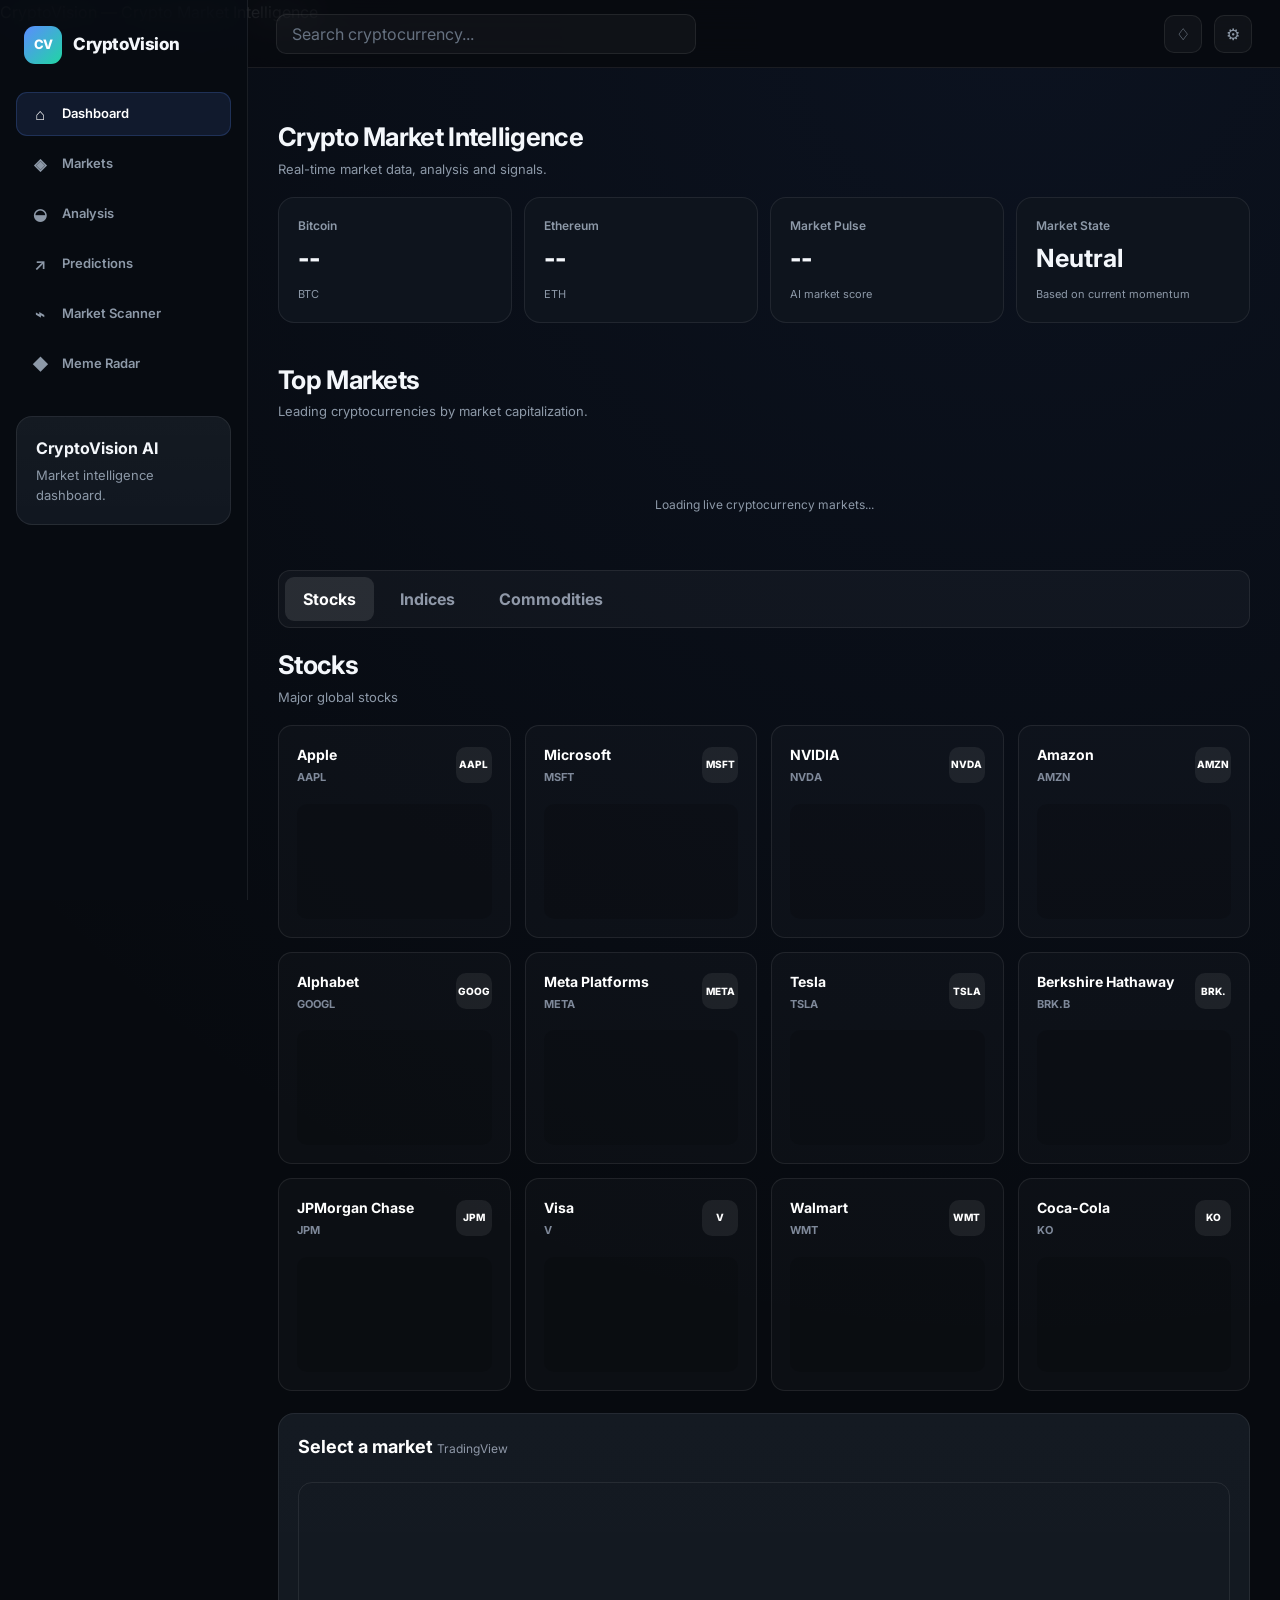
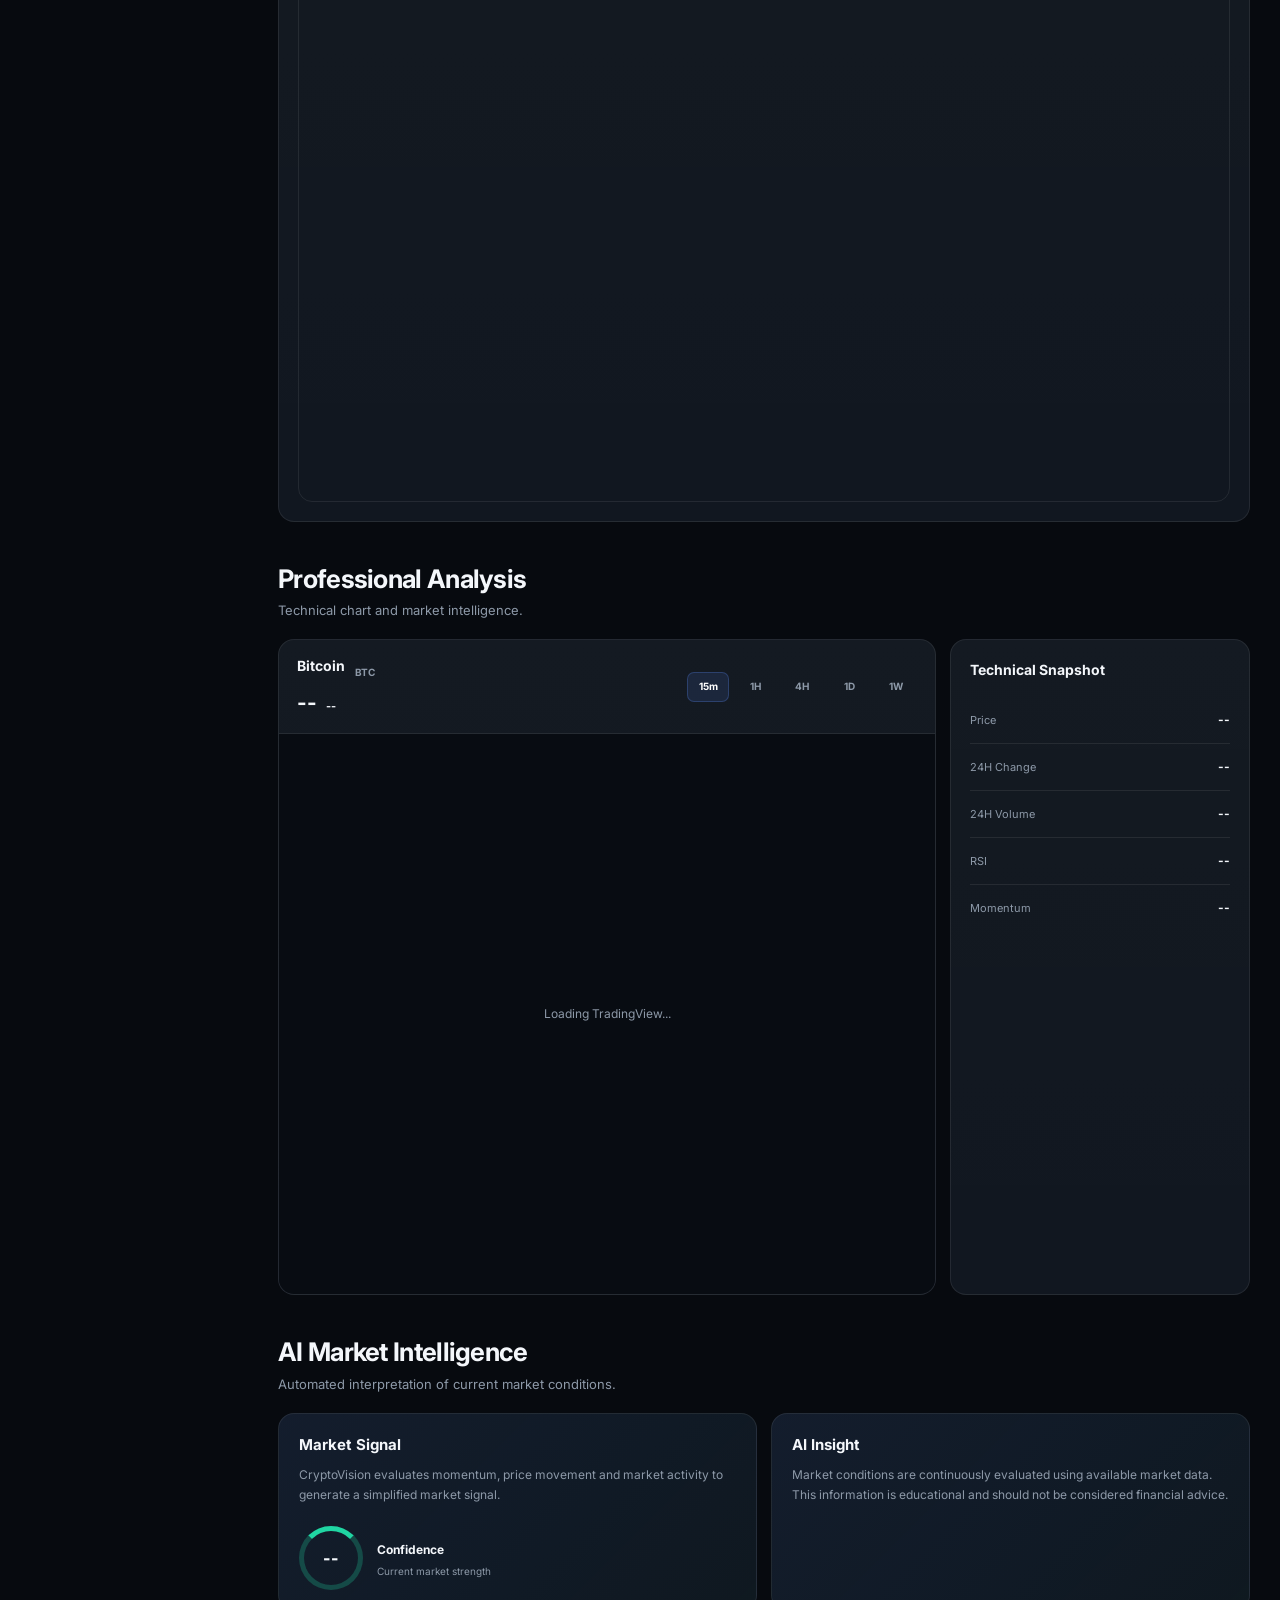
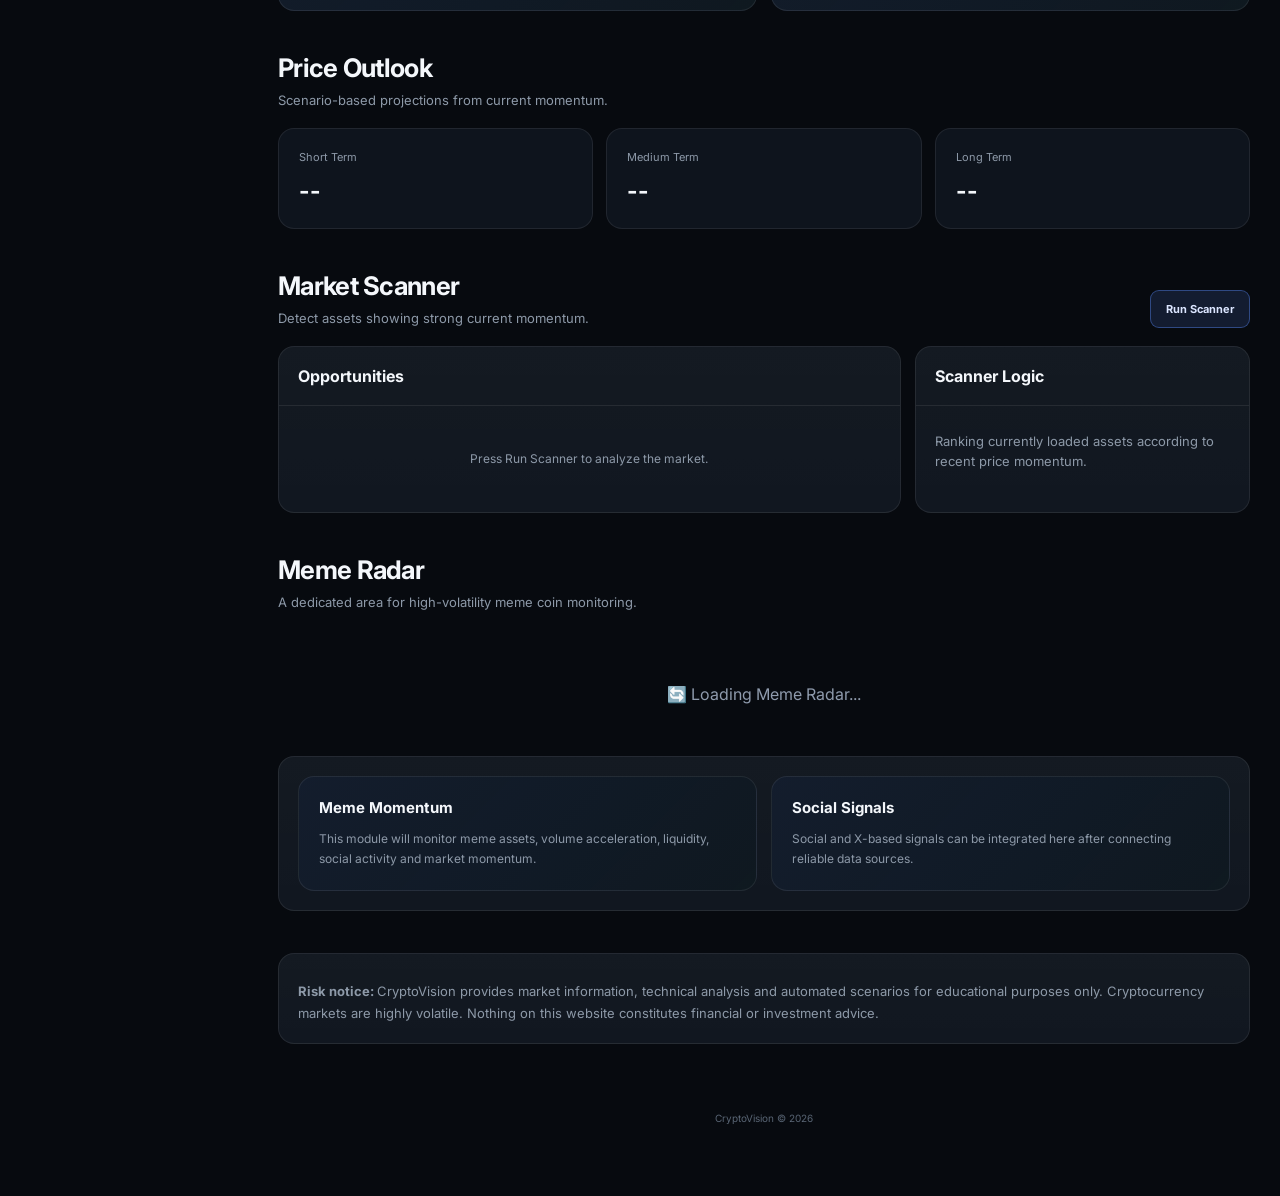
<file: index.html>
<!DOCTYPE html><html lang="en">
<head>
  <meta charset="UTF-8"><meta
name="viewport"
content="width=device-width, initial-scale=1.0"

«»

<meta
name="description"
content="CryptoVision — professional cryptocurrency market analysis, AI insights, predictions and market scanner."

«»

<meta
name="theme-color"
content="#070a0f"

«»

  <title>
    CryptoVision — Crypto Market Intelligence
  </title>  <link
    rel="preconnect"
    href="https://fonts.googleapis.com"
  >  <link
    rel="preconnect"
    href="https://fonts.gstatic.com"
    crossorigin
  >  <link
    href="https://fonts.googleapis.com/css2?family=Inter:wght@400;500;600;700;800&display=swap"
    rel="stylesheet"
  >  <link
    rel="stylesheet"
    href="style.css"
  >
</head><body>  <div class="app"><!-- =====================================================
     SIDEBAR
====================================================== -->

<aside class="sidebar">

  <div class="sidebar-logo">

    <div class="logo-mark">
      CV
    </div>

    <div class="logo-text">
      CryptoVision
    </div>

  </div>


  <nav class="sidebar-nav">

    <a
      class="nav-item active"
      href="#dashboard"
    >
      <span class="nav-item-icon">⌂</span>
      <span>Dashboard</span>
    </a>


    <a
      class="nav-item"
      href="#markets"
    >
      <span class="nav-item-icon">◈</span>
      <span>Markets</span>
    </a>


    <a
      class="nav-item"
      href="#analysis"
    >
      <span class="nav-item-icon">◒</span>
      <span>Analysis</span>
    </a>


    <a
      class="nav-item"
      href="#predictions"
    >
      <span class="nav-item-icon">↗</span>
      <span>Predictions</span>
    </a>


    <a
      class="nav-item"
      href="#scanner"
    >
      <span class="nav-item-icon">⌁</span>
      <span>Market Scanner</span>
    </a>


    <a
      class="nav-item"
      href="#meme-radar"
    >
      <span class="nav-item-icon">◆</span>
      <span>Meme Radar</span>
    </a>

  </nav>


  <div class="sidebar-footer">

    <div class="card">

      <div class="card-body">

        <strong>
          CryptoVision AI
        </strong>

        <p
          class="section-subtitle"
          style="margin-top:6px"
        >
          Market intelligence dashboard.
        </p>

      </div>

    </div>

  </div>

</aside>


<!-- =====================================================
     TOPBAR
====================================================== -->

<header class="topbar">

  <div class="topbar-left">

    <button
      class="icon-button mobile-menu"
      type="button"
      aria-label="Open menu"
    >
      ☰
    </button>


    <div class="topbar-search">

      <input
        type="search"
        placeholder="Search cryptocurrency..."
        aria-label="Search cryptocurrency"
      >

    </div>

  </div>


  <div class="topbar-right">

    <button
      class="icon-button"
      type="button"
      title="Notifications"
    >
      ♢
    </button>


    <button
      class="icon-button"
      type="button"
      title="Settings"
    >
      ⚙
    </button>

  </div>

</header>


<!-- =====================================================
     MAIN
====================================================== -->

<main class="main-wrapper">

  <div class="content">


    <!-- =================================================
         DASHBOARD
    ================================================== -->

    <section
      id="dashboard"
      class="section"
    >

      <div class="section-header">

        <div>

          <h1 class="section-title">
            Crypto Market Intelligence
          </h1>

          <p class="section-subtitle">
            Real-time market data, analysis and signals.
          </p>

        </div>

      </div>


      <!-- MARKET STATS -->

      <div class="market-overview">

        <div class="market-stat">

          <div class="market-stat-label">
            Bitcoin
          </div>

          <div
            class="market-stat-value"
            data-price="bitcoin"
          >
            --
          </div>

          <div class="market-stat-change">
            BTC
          </div>

        </div>


        <div class="market-stat">

          <div class="market-stat-label">
            Ethereum
          </div>

          <div
            class="market-stat-value"
            data-price="ethereum"
          >
            --
          </div>

          <div class="market-stat-change">
            ETH
          </div>

        </div>


        <div class="market-stat">

          <div class="market-stat-label">
            Market Pulse
          </div>

          <div
            class="market-stat-value"
            id="marketScore"
          >
            --
          </div>

          <div class="market-stat-change">
            AI market score
          </div>

        </div>


        <div class="market-stat pulse-info">

          <div class="market-stat-label">
            Market State
          </div>

          <div class="market-stat-value">
            <strong>
              Neutral
            </strong>
          </div>

          <div class="market-stat-change">
            Based on current momentum
          </div>

        </div>

      </div>

    </section>


    <!-- =================================================
         MARKETS
    ================================================== -->

    <section
      id="markets"
      class="section"
    >

      <div class="section-header">

        <div>

          <h2 class="section-title">
            Top Markets
          </h2>

          <p class="section-subtitle">
            Leading cryptocurrencies by market capitalization.
          </p>

        </div>

      </div>


      <div id="coinGrid" class="coin-grid">

        <div class="loading-card">
          Loading market data...
        </div>

      </div>

    </section>


    <!-- =================================================
         CHART
    ================================================== -->

    <section
      id="analysis"
      class="section"
    >

      <div class="section-header">

        <div>

          <h2 class="section-title">
            Professional Analysis
          </h2>

          <p class="section-subtitle">
            Technical chart and market intelligence.
          </p>

        </div>

      </div>


      <div class="chart-layout">


        <!-- CHART -->

        <div class="card chart-panel">

          <div class="chart-header">

            <div class="selected-asset">

              <strong>
                Bitcoin
              </strong>

              <span>
                BTC
              </span>

              <div class="chart-price">

                <strong>
                  --
                </strong>

                <span>
                  --
                </span>

              </div>

            </div>


            <div class="time-buttons">

              <button
                class="time-button active"
                data-interval="15"
                type="button"
              >
                15m
              </button>

              <button
                class="time-button"
                data-interval="60"
                type="button"
              >
                1H
              </button>

              <button
                class="time-button"
                data-interval="240"
                type="button"
              >
                4H
              </button>

              <button
                class="time-button"
                data-interval="D"
                type="button"
              >
                1D
              </button>

              <button
                class="time-button"
                data-interval="W"
                type="button"
              >
                1W
              </button>

            </div>

          </div>


          <div
            id="tradingview-widget"
            class="chart-container"
          >

            <div
              class="loading-card"
              style="height:100%"
            >
              Loading TradingView...
            </div>

          </div>

        </div>


        <!-- TECHNICAL INDICATORS -->

        <aside class="card analysis-panel">

          <h3 class="analysis-title">
            Technical Snapshot
          </h3>


          <div class="indicator-list">


            <div class="indicator-row">

              <span>
                Price
              </span>

              <strong>
                --
              </strong>

            </div>


            <div class="indicator-row">

              <span>
                24H Change
              </span>

              <strong>
                --
              </strong>

            </div>


            <div class="indicator-row">

              <span>
                24H Volume
              </span>

              <strong>
                --
              </strong>

            </div>


            <div class="indicator-row">

              <span>
                RSI
              </span>

              <strong>
                --
              </strong>

            </div>


            <div class="indicator-row">

              <span>
                Momentum
              </span>

              <strong>
                --
              </strong>

            </div>

          </div>

        </aside>

      </div>

    </section>


    <!-- =================================================
         AI
    ================================================== -->

    <section
      class="section"
    >

      <div class="section-header">

        <div>

          <h2 class="section-title">
            AI Market Intelligence
          </h2>

          <p class="section-subtitle">
            Automated interpretation of current market conditions.
          </p>

        </div>

      </div>


      <div class="ai-panel">


        <article class="ai-card">

          <h3>
            Market Signal
          </h3>

          <p>
            CryptoVision evaluates momentum,
            price movement and market activity
            to generate a simplified market signal.
          </p>


          <div class="ai-score">

            <div class="score-circle">

              <span class="score-small">
                --
              </span>

            </div>

            <div>

              <strong>
                Confidence
              </strong>

              <p>
                Current market strength
              </p>

            </div>

          </div>

        </article>


        <article class="ai-card">

          <h3>
            AI Insight
          </h3>

          <p>
            Market conditions are continuously
            evaluated using available market data.
            This information is educational and
            should not be considered financial advice.
          </p>

        </article>

      </div>

    </section>


    <!-- =================================================
         PREDICTIONS
    ================================================== -->

    <section
      id="predictions"
      class="section"
    >

      <div class="section-header">

        <div>

          <h2 class="section-title">
            Price Outlook
          </h2>

          <p class="section-subtitle">
            Scenario-based projections from current momentum.
          </p>

        </div>

      </div>


      <div class="prediction-grid">


        <article class="prediction-card">

          <span>
            Short Term
          </span>

          <strong class="prediction-target">
            --
          </strong>

        </article>


        <article class="prediction-card">

          <span>
            Medium Term
          </span>

          <strong class="prediction-target">
            --
          </strong>

        </article>


        <article class="prediction-card">

          <span>
            Long Term
          </span>

          <strong class="prediction-target">
            --
          </strong>

        </article>


      </div>

    </section>


    <!-- =================================================
         SCANNER
    ================================================== -->

    <section
      id="scanner"
      class="section"
    >

      <div class="section-header">

        <div>

          <h2 class="section-title">
            Market Scanner
          </h2>

          <p class="section-subtitle">
            Detect assets showing strong current momentum.
          </p>

        </div>


        <button
          id="runScanner"
          class="primary-button"
          type="button"
        >
          Run Scanner
        </button>

      </div>


      <div class="scanner-layout">


        <div class="card">

          <div class="card-header">

            <strong>
              Opportunities
            </strong>

          </div>


          <div class="card-body">

            <div class="scanner-results">

              <div class="scanner-empty">
                Press Run Scanner to analyze the market.
              </div>

            </div>

          </div>

        </div>


        <div class="card">

          <div class="card-header">

            <strong>
              Scanner Logic
            </strong>

          </div>


          <div class="card-body">

            <p class="section-subtitle">
              Ranking currently loaded assets
              according to recent price momentum.
            </p>

          </div>

        </div>


      </div>

    </section>


    <!-- =================================================
         MEME RADAR
    ================================================== -->

    <section
      id="meme-radar"
      class="section"
    >

      <div class="section-header">

        <div>

          <h2 class="section-title">
            Meme Radar
          </h2>

          <p class="section-subtitle">
            A dedicated area for high-volatility meme coin monitoring.
          </p>

        </div>

      </div>
       <div id="memeGrid"></div>

      <div class="card">

        <div class="card-body">

          <div class="ai-panel">


            <article class="ai-card">

              <h3>
                Meme Momentum
              </h3>

              <p>
                This module will monitor meme assets,
                volume acceleration, liquidity,
                social activity and market momentum.
              </p>

            </article>


            <article class="ai-card">

              <h3>
                Social Signals
              </h3>

              <p>
                Social and X-based signals can be
                integrated here after connecting
                reliable data sources.
              </p>

            </article>


          </div>

        </div>

      </div>

    </section>


    <!-- =================================================
         DISCLAIMER
    ================================================== -->

    <section class="section">

      <div class="card">

        <div class="card-body">

          <p
            class="section-subtitle"
            style="line-height:1.7"
          >
            <strong>
              Risk notice:
            </strong>
            CryptoVision provides market information,
            technical analysis and automated scenarios
            for educational purposes only. Cryptocurrency
            markets are highly volatile. Nothing on this
            website constitutes financial or investment advice.
          </p>

        </div>

      </div>

    </section>


    <!-- =================================================
         FOOTER
    ================================================== -->

    <footer class="footer">

      CryptoVision © 2026

    </footer>


  </div>

</main>

  </div>

<script src="script.js"></script>
<script src="markets.js"></script>
<script src="meme-radar.js"></script>

</body>
</html>
</file>
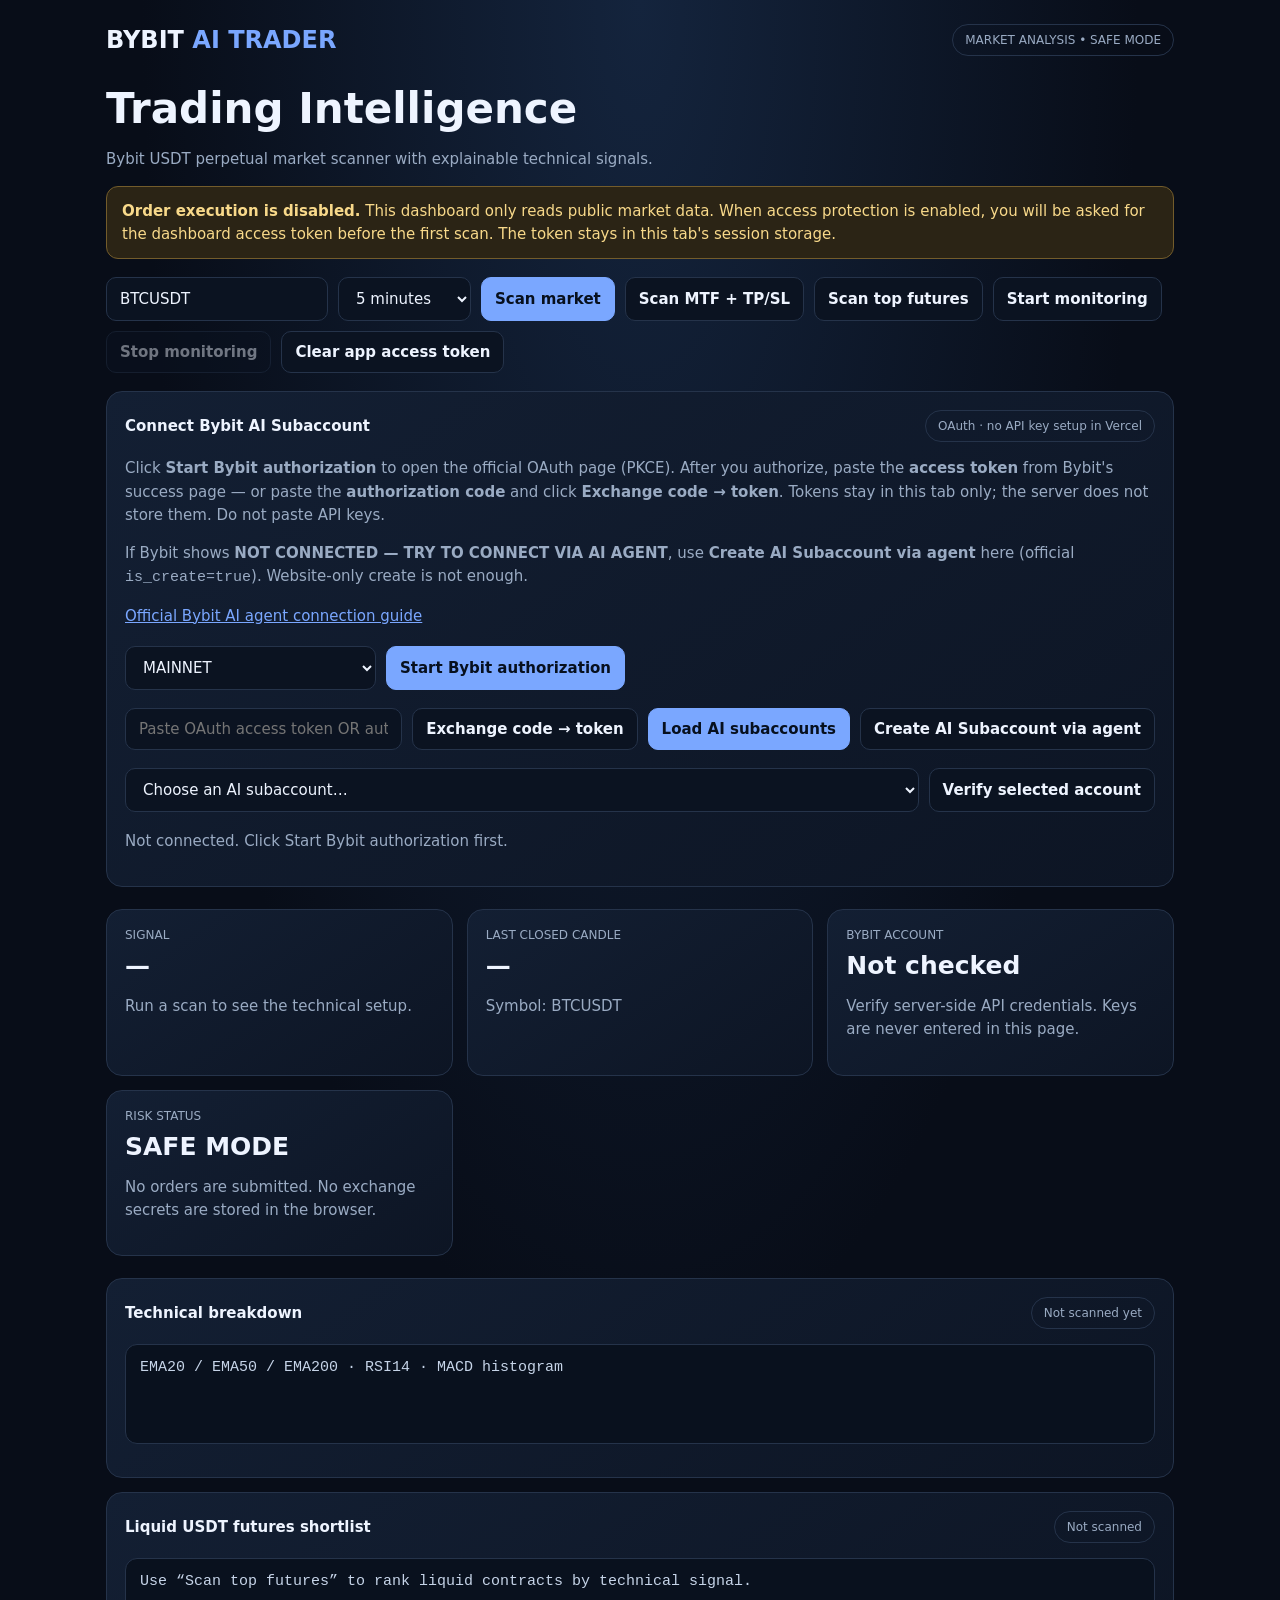
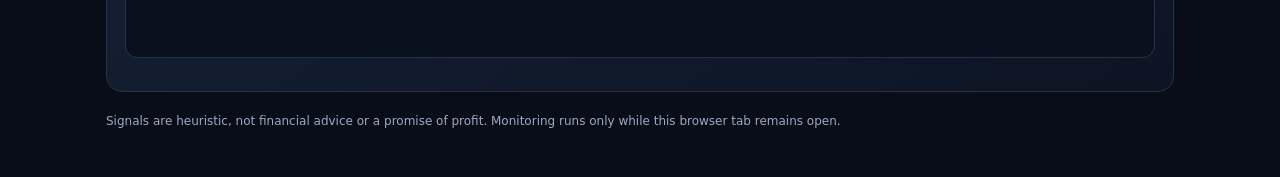
<file: bybit-agent/app/dashboard.html>
<!doctype html>
<html lang="en">
<head>
<meta charset="utf-8"><meta name="viewport" content="width=device-width,initial-scale=1">
<title>Bybit AI Trader</title>
<style>
:root{color-scheme:dark;--bg:#080d18;--panel:#111a2b;--line:#25334a;--muted:#9aabc3;--text:#eef4ff;--green:#36d399;--red:#fb7185;--blue:#7aa7ff}
*{box-sizing:border-box}body{margin:0;background:radial-gradient(ellipse at top,#14243d,var(--bg) 55%);color:var(--text);font:15px system-ui,-apple-system,Segoe UI,sans-serif}
main{max-width:1100px;margin:auto;padding:24px 16px 50px}.top{display:flex;justify-content:space-between;gap:16px;align-items:center;flex-wrap:wrap}.brand{font-weight:800;font-size:24px}.brand span{color:var(--blue)}.pill{border:1px solid var(--line);padding:8px 12px;border-radius:99px;color:var(--muted);font-size:12px}
h1{font-size:clamp(26px,5vw,42px);margin:28px 0 8px}p{color:var(--muted);line-height:1.55}.grid{display:grid;grid-template-columns:repeat(3,minmax(0,1fr));gap:14px;margin:22px 0}.card{background:linear-gradient(145deg,#131f33,#0d1524);border:1px solid var(--line);border-radius:16px;padding:18px;min-width:0}.label{font-size:12px;color:var(--muted)}.value{font-size:25px;font-weight:750;margin-top:9px;overflow-wrap:anywhere}.muted{color:var(--muted)}.row{display:flex;gap:10px;flex-wrap:wrap;align-items:center}.controls{display:flex;gap:10px;flex-wrap:wrap;margin:18px 0}button,select,input{font:inherit;border-radius:10px;border:1px solid var(--line);padding:11px 13px;background:#0b1321;color:var(--text)}button{cursor:pointer;font-weight:700}button.primary{background:var(--blue);color:#07101e;border-color:var(--blue)}button:disabled{opacity:.45;cursor:not-allowed}.notice{border:1px solid #735c2b;background:#2b2415;color:#f8d98a;border-radius:12px;padding:13px 15px;line-height:1.5}.long{color:var(--green)}.short{color:var(--red)}pre{white-space:pre-wrap;overflow-wrap:anywhere;color:#c6d4e8;background:#09111e;border:1px solid var(--line);border-radius:12px;padding:14px;min-height:100px}footer{color:var(--muted);font-size:12px;margin-top:22px}@media(max-width:680px){.grid{grid-template-columns:1fr}.value{font-size:22px}main{padding:16px 12px}}
</style></head>
<body><main>
<header class="top"><div class="brand">BYBIT <span>AI TRADER</span></div><div class="pill">MARKET ANALYSIS • SAFE MODE</div></header>
<h1>Trading Intelligence</h1><p>Bybit USDT perpetual market scanner with explainable technical signals.</p>
<div class="notice"><b>Order execution is disabled.</b> This dashboard only reads public market data. When access protection is enabled, you will be asked for the dashboard access token before the first scan. The token stays in this tab's session storage.</div>
<div class="controls"><input id="symbol" value="BTCUSDT" aria-label="Symbol" maxlength="30"><select id="interval" aria-label="Timeframe"><option value="1">1 minute</option><option value="5" selected>5 minutes</option><option value="15">15 minutes</option><option value="60">1 hour</option><option value="240">4 hours</option></select><button class="primary" id="scan">Scan market</button><button id="scanLevels">Scan MTF + TP/SL</button><button id="scanTop">Scan top futures</button><button id="start">Start monitoring</button><button id="stop" disabled>Stop monitoring</button><button id="clearToken">Clear app access token</button></div>
<section class="card" style="margin:14px 0">
  <div class="row" style="justify-content:space-between"><b>Connect Bybit AI Subaccount</b><span class="pill">OAuth · no API key setup in Vercel</span></div>
  <p>Click <b>Start Bybit authorization</b> to open the official OAuth page (PKCE). After you authorize, paste the <b>access token</b> from Bybit's success page — or paste the <b>authorization code</b> and click <b>Exchange code → token</b>. Tokens stay in this tab only; the server does not store them. Do not paste API keys.</p>
  <p>If Bybit shows <b>NOT CONNECTED — TRY TO CONNECT VIA AI AGENT</b>, use <b>Create AI Subaccount via agent</b> here (official <code>is_create=true</code>). Website-only create is not enough.</p>
  <p><a href="https://www.bybit.com/en/learn/ai-subaccount/agent-connect" target="_blank" rel="noopener noreferrer" style="color:var(--blue)">Official Bybit AI agent connection guide</a></p>
  <div class="controls">
    <select id="oauthEnvironment" aria-label="Bybit environment"><option value="mainnet" selected>MAINNET</option><option value="testnet">TESTNET</option><option value="unify-test-3">UNIFY TEST 3</option><option value="auto">AUTO-DETECT (token only)</option></select>
    <button class="primary" id="startOAuth">Start Bybit authorization</button>
    <a id="oauthLink" href="#" target="_blank" rel="noopener noreferrer" style="display:none;color:var(--blue);align-self:center">Open authorize link</a>
  </div>
  <div class="controls">
    <input id="oauthToken" type="password" autocomplete="off" spellcheck="false" placeholder="Paste OAuth access token OR authorization code" aria-label="Bybit OAuth token or code" style="flex:1;min-width:240px">
    <button id="exchangeCode">Exchange code → token</button>
    <button class="primary" id="loadAccounts">Load AI subaccounts</button>
    <button id="createAccount">Create AI Subaccount via agent</button>
  </div>
  <div class="controls">
    <select id="subaccountSelect" aria-label="Choose AI subaccount" style="flex:1;min-width:220px"><option value="" selected disabled>Choose an AI subaccount…</option></select>
    <button id="connectBybit">Verify selected account</button>
  </div>
  <p class="muted" id="oauthStatus">Not connected. Click Start Bybit authorization first.</p>
</section>
<div class="grid">
<section class="card"><div class="label">SIGNAL</div><div class="value" id="signal">—</div><p id="reason">Run a scan to see the technical setup.</p></section>
<section class="card"><div class="label">LAST CLOSED CANDLE</div><div class="value" id="price">—</div><p id="market">Symbol: BTCUSDT</p></section>
<section class="card"><div class="label">BYBIT ACCOUNT</div><div class="value" id="accountStatus">Not checked</div><p id="accountMessage">Verify server-side API credentials. Keys are never entered in this page.</p></section><section class="card"><div class="label">RISK STATUS</div><div class="value">SAFE MODE</div><p>No orders are submitted. No exchange secrets are stored in the browser.</p></section>
</div>
<section class="card"><div class="row" style="justify-content:space-between"><b>Technical breakdown</b><span class="pill" id="updated">Not scanned yet</span></div><pre id="details">EMA20 / EMA50 / EMA200 · RSI14 · MACD histogram</pre></section>
<section class="card" style="margin-top:14px"><div class="row" style="justify-content:space-between"><b>Liquid USDT futures shortlist</b><span class="pill" id="topStatus">Not scanned</span></div><pre id="topResults">Use “Scan top futures” to rank liquid contracts by technical signal.</pre></section>
<footer>Signals are heuristic, not financial advice or a promise of profit. Monitoring runs only while this browser tab remains open.</footer>
</main>
<script>
const $=id=>document.getElementById(id);
let timer=null,busy=false,topBusy=false;
function getToken(){return sessionStorage.getItem('bybitAgentToken')||''}
async function apiFetch(url){
  let token=getToken();
  for(let attempt=0;attempt<2;attempt++){
    const headers={};
    if(token) headers.Authorization='Bearer '+token;
    const response=await fetch(url,{headers});
    const data=await response.json().catch(()=>({detail:'Invalid server response'}));
    if(response.status===401&&attempt===0&&data.detail==='Authentication required.'){
      const entered=window.prompt('The dashboard access token is missing or invalid. Enter the APP access token (not the Bybit OAuth token).');
      if(!entered) throw new Error('Dashboard access token required.');
      token=entered.trim();
      if(!token) throw new Error('Dashboard access token required.');
      sessionStorage.setItem('bybitAgentToken',token);continue;
    }
    if(!response.ok) throw new Error(data.detail||('Request failed ('+response.status+')'));
    return data;
  }
  throw new Error('Authentication failed.');
}
function oauthToken(){return $('oauthToken').value.trim()||sessionStorage.getItem('bybitOAuthAccessToken')||''}
function oauthEnvironment(){return $('oauthEnvironment').value||sessionStorage.getItem('bybitOAuthEnvironment')||'mainnet'}
async function oauthPost(path,body){
  let appToken=getToken();
  for(let attempt=0;attempt<2;attempt++){
    const headers={'Content-Type':'application/json'};
    if(appToken)headers.Authorization='Bearer '+appToken;
    const response=await fetch(path,{method:'POST',headers,body:JSON.stringify(body)});
    const data=await response.json().catch(()=>({detail:'Invalid server response'}));
    if(response.status===401&&attempt===0&&data.detail==='Authentication required.'){
      const entered=window.prompt('The dashboard access token is missing or invalid. Enter the APP access token (not the Bybit OAuth token).');
      if(!entered) throw new Error('Dashboard access token required.');
      appToken=entered.trim();
      if(!appToken) throw new Error('Dashboard access token required.');
      sessionStorage.setItem('bybitAgentToken',appToken);continue;
    }
    if(!response.ok)throw new Error(data.detail||('Request failed ('+response.status+')'));
    return data;
  }
  throw new Error('Authentication failed.');
}
async function startOAuth(){
  const button=$('startOAuth');button.disabled=true;$('oauthStatus').textContent='Generating official Bybit authorize URL…';
  try{
    let env=$('oauthEnvironment').value;if(env==='auto')env='mainnet';
    const data=await oauthPost('/api/bybit/oauth/start',{environment:env});
    sessionStorage.setItem('bybitOAuthCodeVerifier',data.code_verifier);
    sessionStorage.setItem('bybitOAuthEnvironment',data.environment);
    $('oauthEnvironment').value=data.environment;
    const link=$('oauthLink');link.href=data.authorize_url;link.style.display='inline';link.textContent='Open Bybit authorize page';
    window.open(data.authorize_url,'_blank','noopener,noreferrer');
    $('oauthStatus').textContent='Authorize on Bybit, then paste the access token (or auth code) below. code_verifier is stored in this tab only.';
  }catch(e){$('oauthStatus').textContent='Start failed: '+e.message}
  finally{button.disabled=false}
}
async function exchangeCode(){
  const button=$('exchangeCode');button.disabled=true;$('oauthStatus').textContent='Exchanging authorization code…';
  try{
    const code=$('oauthToken').value.trim();
    if(!code)throw new Error('Paste the authorization code from Bybit first.');
    let env=$('oauthEnvironment').value;if(env==='auto')env=sessionStorage.getItem('bybitOAuthEnvironment')||'mainnet';
    const verifier=sessionStorage.getItem('bybitOAuthCodeVerifier');
    if(!verifier)throw new Error('Missing code_verifier. Click Start Bybit authorization in this same tab first.');
    const data=await oauthPost('/api/bybit/oauth/exchange',{code,code_verifier:verifier,environment:env});
    $('oauthToken').value=data.access_token;
    sessionStorage.setItem('bybitOAuthAccessToken',data.access_token);
    sessionStorage.setItem('bybitOAuthEnvironment',data.environment);
    $('oauthEnvironment').value=data.environment;
    $('oauthStatus').textContent='Token exchange succeeded. You can now Load AI subaccounts. Token stays in this tab only.';
  }catch(e){$('oauthStatus').textContent='Exchange failed: '+e.message}
  finally{button.disabled=false}
}
function fillSubaccountSelect(accounts){
  const select=$('subaccountSelect');select.replaceChildren();
  const placeholder=document.createElement('option');placeholder.value='';placeholder.disabled=true;placeholder.selected=true;placeholder.textContent='Choose an AI subaccount…';select.appendChild(placeholder);
  for(const account of accounts||[]){
    const option=document.createElement('option');option.value=account.sub_member_id;option.textContent=account.name+' ('+account.sub_member_id+')';select.appendChild(option);
  }
}
async function loadOAuthAccounts(){
  const button=$('loadAccounts');button.disabled=true;$('oauthStatus').textContent='Checking Bybit hosts…';
  try{
    const token=oauthToken(),environment=oauthEnvironment();
    if(!token)throw new Error('Paste the Bybit OAuth access token first (or exchange a code). Do not paste an API secret.');
    const data=await oauthPost('/api/bybit/oauth/accounts',{access_token:token,environment});
    sessionStorage.setItem('bybitOAuthAccessToken',token);sessionStorage.setItem('bybitOAuthEnvironment',data.environment);
    $('oauthEnvironment').value=data.environment;$('oauthToken').value=token;
    fillSubaccountSelect(data.accounts);
    if(data.count){
      $('oauthStatus').textContent='Found '+data.count+' AI subaccount(s) on '+String(data.environment).toUpperCase()+'. Select one, then verify.';
      $('accountMessage').textContent=data.next_step||'Select an AI subaccount, then verify.';
    }else{
      $('oauthStatus').textContent='No AI subaccounts on '+String(data.environment).toUpperCase()+'. Use Create AI Subaccount via agent (is_create=true).';
      $('accountMessage').textContent=data.next_step||'Click Create AI Subaccount via agent.';
    }
  }catch(e){$('oauthStatus').textContent='Connection failed: '+e.message}
  finally{button.disabled=false}
}
async function createOAuthAccount(){
  const button=$('createAccount');button.disabled=true;$('oauthStatus').textContent='Creating AI subaccount via is_create=true…';
  try{
    const token=oauthToken(),environment=oauthEnvironment();
    if(!token)throw new Error('Paste the Bybit OAuth access token first.');
    if(!window.confirm('Create a new Bybit AI Subaccount via the official agent API (is_create=true)?')){
      $('oauthStatus').textContent='Create cancelled.';return;
    }
    const data=await oauthPost('/api/bybit/oauth/create-account',{access_token:token,environment});
    sessionStorage.setItem('bybitOAuthAccessToken',token);
    if(data.environment){sessionStorage.setItem('bybitOAuthEnvironment',data.environment);$('oauthEnvironment').value=data.environment;}
    if(data.accounts)fillSubaccountSelect(data.accounts);
    if(data.connected&&data.sub_member_id){
      fillSubaccountSelect([{sub_member_id:data.sub_member_id,name:data.account_name||('AI Subaccount '+data.sub_member_id)}]);
      $('subaccountSelect').value=data.sub_member_id;
      $('accountStatus').textContent='Connected';
      $('accountMessage').textContent=(data.message||'Created.')+' '+String(data.environment||'').toUpperCase()+' · '+(data.api_key_masked||'***');
      $('oauthStatus').textContent='AI subaccount created and verified. Trading remains disabled.';
    }else{
      $('oauthStatus').textContent=data.next_step||'Created. Select and verify.';
    }
  }catch(e){$('oauthStatus').textContent='Create failed: '+e.message;$('accountMessage').textContent=e.message;}
  finally{button.disabled=false}
}
async function verifyBybitAccount(){
  const button=$('connectBybit');button.disabled=true;$('accountStatus').textContent='Checking…';$('accountMessage').textContent='Verifying the selected AI subaccount; no orders will be placed.';
  try{
    const token=oauthToken(),environment=oauthEnvironment(),sub_member_id=$('subaccountSelect').value;
    if(!token)throw new Error('Paste the Bybit OAuth access token and load accounts first.');
    if(!sub_member_id)throw new Error('Choose an AI subaccount explicitly before verification.');
    const data=await oauthPost('/api/bybit/oauth/verify',{access_token:token,environment,sub_member_id});
    $('accountStatus').textContent='Connected';
    $('accountMessage').textContent=data.message+' Environment: '+data.environment.toUpperCase()+'. Account: '+data.account_name+' ('+data.sub_member_id+'). API key: '+data.api_key_masked+'.';
    $('oauthStatus').textContent='OAuth connection verified for '+data.account_name+'. Token is held only in this tab session.';
  }catch(e){
    $('accountStatus').textContent='Check failed';$('accountMessage').textContent=e.message;
  }finally{button.disabled=false}
}
async function scan(){
  if(busy)return;busy=true;$('scan').disabled=true;
  try{
    const symbol=$('symbol').value.trim().toUpperCase(),interval=$('interval').value;
    const data=await apiFetch('/api/scan?symbol='+encodeURIComponent(symbol)+'&interval='+encodeURIComponent(interval)+'&limit=200');
    const a=data.analysis;
    $('signal').textContent=a.signal;$('signal').className='value '+(a.signal==='LONG'?'long':a.signal==='SHORT'?'short':'');
    $('reason').textContent=a.reasons.join(' · ');$('price').textContent=Number(a.last_close).toPrecision(8);
    $('market').textContent=data.symbol+' · '+data.interval+'m · '+data.candles_used+' candles';
    $('details').textContent='EMA20: '+a.ema20+'\nEMA50: '+a.ema50+'\nEMA200: '+a.ema200+'\nRSI14: '+a.rsi14+'\nMACD histogram: '+a.macd_histogram+'\n\n'+a.reasons.join('\n')+'\n\nExecution: '+a.execution;
    $('updated').textContent='Updated '+new Date().toLocaleTimeString();
  }catch(e){$('details').textContent='Error: '+e.message}
  finally{busy=false;$('scan').disabled=false}
}
async function scanLevels(){
  const button=$('scanLevels');button.disabled=true;
  $('updated').textContent='Calculating multi-timeframe risk levels…';
  try{
    const symbol=$('symbol').value.trim().toUpperCase();
    if(!/^[A-Z0-9]{3,30}$/.test(symbol))throw new Error('Enter a valid USDT perpetual symbol, e.g. BTCUSDT.');
    const data=await apiFetch('/api/scan/mtf?symbol='+encodeURIComponent(symbol)+'&limit=200');
    const agg=data.aggregate||{},levels=data.levels||{};
    const direction=String(agg.direction||'none').toUpperCase();
    $('signal').textContent=direction==='NONE'?'WAIT':direction;
    $('signal').className='value '+(direction==='LONG'?'long':direction==='SHORT'?'short':'');
    $('price').textContent=levels.reference_price!=null?Number(levels.reference_price).toPrecision(10):'—';
    $('market').textContent=symbol+' · MTF '+(data.data_source||'unknown')+' · score '+(agg.score??'—')+'/100';
    const lines=[
      'MULTI-TIMEFRAME ANALYSIS',
      'Direction: '+direction+' | Classification: '+(agg.classification||'—'),
      'Score: '+(agg.score??'—')+'/100 | Confidence: '+(agg.confidence||'—'),
      'Timeframe alignment: '+JSON.stringify(agg.timeframe_alignment||{}),
      '',
      'ENTRY ZONE: '+(levels.available&&Array.isArray(levels.entry_zone)?levels.entry_zone.map(v=>Number(v).toPrecision(10)).join(' – '):'Unavailable'),
      'STOP LOSS (SL): '+(levels.available&&levels.stop_loss!=null?Number(levels.stop_loss).toPrecision(10):'Unavailable'),
      'TAKE PROFIT 1 (TP1): '+(levels.available&&levels.take_profit?.[0]!=null?Number(levels.take_profit[0]).toPrecision(10):'Unavailable'),
      'TAKE PROFIT 2 (TP2): '+(levels.available&&levels.take_profit?.[1]!=null?Number(levels.take_profit[1]).toPrecision(10):'Unavailable'),
      'TAKE PROFIT 3 (TP3): '+(levels.available&&levels.take_profit?.[2]!=null?Number(levels.take_profit[2]).toPrecision(10):'Unavailable'),
      'RISK/REWARD to TP1: '+(levels.risk_reward_first_target??'—'),
      'INVALIDATION: '+(levels.invalidation!=null?Number(levels.invalidation).toPrecision(10):'—'),
      'ATR(14): '+(levels.atr14!=null?Number(levels.atr14).toPrecision(10):'—'),
      'Support: '+(levels.support??'—')+' | Resistance: '+(levels.resistance??'—'),
      '',
      'Levels status: '+(levels.available?'READY':'NOT AVAILABLE — '+(levels.reason||'No valid directional setup')),
      'Reasons: '+[...(agg.reasons_up||[]),...(agg.reasons_down||[])].join(' · '),
      'Data source: '+(data.data_source||'unknown'),
      'Execution: DISABLED — analysis only; no orders are placed.'
    ];
    $('reason').textContent=levels.available?'MTF setup with indicative entry, stop loss and three targets.':'No valid TP/SL setup; do not treat this as a trade signal.';
    $('details').textContent=lines.join('\n');
    $('updated').textContent='MTF updated '+new Date().toLocaleTimeString();
  }catch(e){
    $('details').textContent='MTF scan error: '+e.message;
    $('updated').textContent='MTF scan failed';
  }finally{button.disabled=false}
}
async function scanTop(){
  if(topBusy)return;topBusy=true;$('scanTop').disabled=true;$('topStatus').textContent='Scanning…';
  try{
    const data=await apiFetch('/api/scan/top?interval='+encodeURIComponent($('interval').value)+'&top_n=10&min_turnover=5000000');
    $('topStatus').textContent='Scanned '+data.scanned+' contracts';
    $('topResults').textContent=data.results.length?data.results.map(r=>r.symbol+' | '+r.signal+' | 24h '+r.change24h_pct+'% | RSI '+r.rsi14+' | turnover '+Math.round(r.turnover24h).toLocaleString()+'\n'+r.reasons.join('; ')).join('\n\n'):'No eligible contracts returned.';
  }catch(e){$('topStatus').textContent='Scan error';$('topResults').textContent=e.message}
  finally{topBusy=false;$('scanTop').disabled=false}
}
$('scanTop').addEventListener('click',scanTop);$('scan').addEventListener('click',scan);$('scanLevels').addEventListener('click',scanLevels);$('connectBybit').addEventListener('click',verifyBybitAccount);$('loadAccounts').addEventListener('click',loadOAuthAccounts);$('createAccount').addEventListener('click',createOAuthAccount);$('startOAuth').addEventListener('click',startOAuth);$('exchangeCode').addEventListener('click',exchangeCode);
$('start').addEventListener('click',()=>{if(timer)return;scan();timer=setInterval(scan,15000);$('start').disabled=true;$('stop').disabled=false;$('updated').textContent='Monitoring every 15s'});
$('stop').addEventListener('click',()=>{if(timer)clearInterval(timer);timer=null;$('start').disabled=false;$('stop').disabled=true;$('updated').textContent='Monitoring stopped'});
$('clearToken').addEventListener('click',()=>{sessionStorage.removeItem('bybitAgentToken');sessionStorage.removeItem('bybitOAuthAccessToken');sessionStorage.removeItem('bybitOAuthEnvironment');sessionStorage.removeItem('bybitOAuthCodeVerifier');$('oauthToken').value='';$('subaccountSelect').replaceChildren(new Option('Choose an AI subaccount…',''));$('accountStatus').textContent='Not checked';$('accountMessage').textContent='Session credentials cleared.';$('oauthStatus').textContent='Disconnected. Session token cleared.';$('oauthLink').style.display='none';alert('App and Bybit OAuth tokens cleared from this tab.')});
</script></body></html>
</file>
<file: style.css>
:root {
--bg: #070a0f;
--bg-soft: #0b1017;
--panel: #0e141d;
--panel-2: #111923;
--border: rgba(255,255,255,.08);
--text: #f4f7fb;
--muted: #8d99a8;
--green: #20d6a3;
--red: #ff5d6c;
--yellow: #f4c95d;
--blue: #5b8cff;
--sidebar: 248px;
--topbar: 68px;
--radius: 16px;
}

* {
  box-sizing: border-box;
  }

html {
scroll-behavior: smooth;
background: var(--bg);
}

body {
margin: 0;
min-width: 320px;
background:
radial-gradient(
circle at 80% 0%,
rgba(52, 92, 180, .10),
transparent 30%
),
var(--bg);
color: var(--text);
font-family: Inter, Arial, sans-serif;
line-height: 1.5;
overflow-x: hidden;
}

button,
input {
font: inherit;
}

button {
cursor: pointer;
}

a {
color: inherit;
text-decoration: none;
}

/* =========================================================
APP
========================================================= */

.app {
min-height: 100vh;
}

/* =========================================================
SIDEBAR
========================================================= */

.sidebar {
position: fixed;
z-index: 100;
inset: 0 auto 0 0;
width: var(--sidebar);
height: 100vh;
padding: 22px 16px;
background: rgba(8, 12, 18, .96);
border-right: 1px solid var(--border);
backdrop-filter: blur(18px);
overflow-y: auto;
}

.sidebar-logo {
display: flex;
align-items: center;
gap: 11px;
padding: 4px 8px 28px;
}

.logo-mark {
display: grid;
width: 38px;
height: 38px;
place-items: center;
border-radius: 11px;
background: linear-gradient(
135deg,
#5b8cff,
#20d6a3
);
color: white;
font-size: 13px;
font-weight: 800;
letter-spacing: -.5px;
}

.logo-text {
font-size: 17px;
font-weight: 800;
letter-spacing: -.4px;
}

.sidebar-nav {
display: flex;
flex-direction: column;
gap: 6px;
}

.nav-item {
display: flex;
align-items: center;
gap: 12px;
min-height: 44px;
padding: 0 13px;
border: 1px solid transparent;
border-radius: 11px;
color: var(--muted);
font-size: 13px;
font-weight: 600;
transition: .2s ease;
}

.nav-item:hover {
color: var(--text);
background: rgba(255,255,255,.04);
}

.nav-item.active {
color: white;
background: rgba(91,140,255,.12);
border-color: rgba(91,140,255,.20);
}

.nav-item-icon {
width: 20px;
text-align: center;
font-size: 16px;
}

.sidebar-footer {
margin-top: 30px;
}

/* =========================================================
TOPBAR
========================================================= */

.topbar {
position: fixed;
z-index: 90;
top: 0;
right: 0;
left: var(--sidebar);
height: var(--topbar);
display: flex;
align-items: center;
justify-content: space-between;
gap: 20px;
padding: 0 28px;
background: rgba(7,10,15,.86);
border-bottom: 1px solid var(--border);
backdrop-filter: blur(18px);
}

.topbar-left,
.topbar-right {
display: flex;
align-items: center;
gap: 12px;
}

.topbar-search {
width: min(420px, 45vw);
}

.topbar-search input {
width: 100%;
height: 40px;
padding: 0 15px;
border: 1px solid var(--border);
border-radius: 10px;
outline: none;
background: rgba(255,255,255,.035);
color: var(--text);
}

.topbar-search input::placeholder {
color: #667180;
}

.topbar-search input:focus {
border-color: rgba(91,140,255,.55);
box-shadow: 0 0 0 3px rgba(91,140,255,.08);
}

.icon-button {
display: grid;
width: 38px;
height: 38px;
place-items: center;
padding: 0;
border: 1px solid var(--border);
border-radius: 10px;
background: rgba(255,255,255,.035);
color: var(--muted);
}

.icon-button:hover {
color: white;
background: rgba(255,255,255,.07);
}

.mobile-menu {
display: none;
}

/* =========================================================
MAIN
========================================================= */

.main-wrapper {
min-height: 100vh;
margin-left: var(--sidebar);
padding-top: var(--topbar);
}

.content {
width: min(1440px, 100%);
margin: 0 auto;
padding: 30px;
}

.section {
scroll-margin-top: calc(var(--topbar) + 20px);
margin-bottom: 42px;
}

.section-header {
display: flex;
align-items: flex-end;
justify-content: space-between;
gap: 20px;
margin-bottom: 18px;
}

.section-title {
margin: 0;
color: var(--text);
font-size: clamp(21px, 2vw, 29px);
line-height: 1.2;
letter-spacing: -.7px;
}

.section-subtitle {
margin: 7px 0 0;
color: var(--muted);
font-size: 13px;
}

/* =========================================================
CARDS
========================================================= */

.card {
min-width: 0;
background:
linear-gradient(
180deg,
rgba(255,255,255,.025),
rgba(255,255,255,.012)
),
var(--panel);
border: 1px solid var(--border);
border-radius: var(--radius);
overflow: hidden;
}

.card-header {
padding: 17px 19px;
border-bottom: 1px solid var(--border);
}

.card-body {
padding: 19px;
}

/* =========================================================
MARKET OVERVIEW
========================================================= */

.market-overview {
display: grid;
grid-template-columns: repeat(4, minmax(0, 1fr));
gap: 12px;
}

.market-stat {
min-width: 0;
padding: 19px;
background: var(--panel);
border: 1px solid var(--border);
border-radius: var(--radius);
}

.market-stat-label {
color: var(--muted);
font-size: 12px;
font-weight: 600;
}

.market-stat-value {
min-height: 39px;
margin-top: 7px;
color: var(--text);
font-size: clamp(19px, 2vw, 25px);
font-weight: 800;
line-height: 1.3;
overflow-wrap: anywhere;
}

.market-stat-change {
margin-top: 5px;
color: var(--muted);
font-size: 11px;
}

/* =========================================================
COIN GRID
========================================================= */

.coin-grid {
display: grid;
grid-template-columns: repeat(4, minmax(0, 1fr));
gap: 13px;
}

.coin-card {
min-width: 0;
padding: 16px;
background: var(--panel);
border: 1px solid var(--border);
border-radius: var(--radius);
transition:
transform .2s ease,
border-color .2s ease,
background .2s ease;
}

.coin-card:hover {
transform: translateY(-2px);
border-color: rgba(91,140,255,.32);
background: var(--panel-2);
}

.coin-card-top {
display: flex;
align-items: center;
justify-content: space-between;
gap: 10px;
}

.coin-identity {
min-width: 0;
display: flex;
align-items: center;
gap: 10px;
}

.coin-identity > div {
min-width: 0;
}

.coin-logo {
flex: 0 0 auto;
width: 34px;
height: 34px;
border-radius: 50%;
object-fit: cover;
}

.coin-identity strong,
.coin-identity span {
display: block;
overflow: hidden;
text-overflow: ellipsis;
white-space: nowrap;
}

.coin-identity strong {
font-size: 13px;
}

.coin-identity span {
margin-top: 2px;
color: var(--muted);
font-size: 10px;
font-weight: 600;
}

.star-button {
flex: 0 0 auto;
width: 30px;
height: 30px;
padding: 0;
border: 0;
background: transparent;
color: #657080;
font-size: 20px;
}

.star-button.active {
color: var(--yellow);
}

.coin-price {
display: flex;
align-items: baseline;
justify-content: space-between;
gap: 8px;
margin-top: 20px;
}

.coin-price strong {
min-width: 0;
overflow: hidden;
text-overflow: ellipsis;
white-space: nowrap;
font-size: 19px;
}

.coin-price span {
flex: 0 0 auto;
font-size: 11px;
font-weight: 700;
}

.coin-card-bottom {
display: flex;
justify-content: space-between;
gap: 10px;
margin-top: 15px;
padding-top: 13px;
border-top: 1px solid var(--border);
font-size: 10px;
}

.coin-card-bottom span {
color: var(--muted);
}

.coin-card-bottom strong {
overflow: hidden;
text-overflow: ellipsis;
white-space: nowrap;
}

/* =========================================================
CHART
========================================================= */

.chart-layout {
display: grid;
grid-template-columns: minmax(0, 1fr) 300px;
gap: 14px;
}

.chart-panel {
min-width: 0;
}

.chart-header {
min-height: 76px;
display: flex;
align-items: center;
justify-content: space-between;
gap: 15px;
padding: 15px 18px;
border-bottom: 1px solid var(--border);
}

.selected-asset {
min-width: 0;
}

.selected-asset > strong {
display: inline-block;
max-width: 180px;
overflow: hidden;
text-overflow: ellipsis;
white-space: nowrap;
font-size: 14px;
}

.selected-asset > span {
margin-left: 6px;
color: var(--muted);
font-size: 10px;
font-weight: 700;
}

.chart-price {
display: flex;
align-items: baseline;
gap: 9px;
margin-top: 5px;
}

.chart-price strong {
font-size: 21px;
}

.chart-price span {
font-size: 11px;
font-weight: 700;
}

.time-buttons {
display: flex;
flex-wrap: wrap;
justify-content: flex-end;
gap: 5px;
}

.time-button {
min-width: 42px;
height: 30px;
padding: 0 8px;
border: 1px solid transparent;
border-radius: 7px;
background: transparent;
color: var(--muted);
font-size: 10px;
font-weight: 700;
}

.time-button:hover,
.time-button.active {
color: white;
background: rgba(91,140,255,.12);
border-color: rgba(91,140,255,.25);
}

.chart-container {
width: 100%;
height: 560px;
min-height: 360px;
background: #080c12;
}

/* =========================================================
ANALYSIS
========================================================= */

.analysis-panel {
min-width: 0;
padding: 19px;
}

.analysis-title {
margin: 0 0 17px;
font-size: 14px;
}

.indicator-list {
display: flex;
flex-direction: column;
}

.indicator-row {
display: flex;
align-items: center;
justify-content: space-between;
gap: 10px;
min-height: 47px;
border-bottom: 1px solid var(--border);
}

.indicator-row:last-child {
border-bottom: 0;
}

.indicator-row span {
color: var(--muted);
font-size: 11px;
}

.indicator-row strong {
max-width: 140px;
overflow: hidden;
text-overflow: ellipsis;
white-space: nowrap;
font-size: 12px;
}

/* =========================================================
AI
========================================================= */

.ai-panel {
display: grid;
grid-template-columns: repeat(2, minmax(0, 1fr));
gap: 14px;
}

.ai-card {
min-width: 0;
padding: 20px;
background:
linear-gradient(
135deg,
rgba(91,140,255,.07),
rgba(32,214,163,.025)
),
var(--panel);
border: 1px solid var(--border);
border-radius: var(--radius);
}

.ai-card h3 {
margin: 0;
font-size: 15px;
}

.ai-card p {
margin: 9px 0 0;
color: var(--muted);
font-size: 12px;
line-height: 1.7;
}

.ai-score {
display: flex;
align-items: center;
gap: 14px;
margin-top: 20px;
}

.score-circle {
display: grid;
flex: 0 0 auto;
width: 64px;
height: 64px;
place-items: center;
border: 5px solid rgba(32,214,163,.25);
border-top-color: var(--green);
border-radius: 50%;
}

.score-small {
font-size: 16px;
font-weight: 800;
}

.ai-score strong {
font-size: 12px;
}

.ai-score p {
margin-top: 3px;
font-size: 10px;
}

/* =========================================================
PREDICTIONS
========================================================= */

.prediction-grid {
display: grid;
grid-template-columns: repeat(3, minmax(0, 1fr));
gap: 13px;
}

.prediction-card {
min-width: 0;
padding: 20px;
background: var(--panel);
border: 1px solid var(--border);
border-radius: var(--radius);
}

.prediction-card span {
display: block;
color: var(--muted);
font-size: 11px;
}

.prediction-card strong {
display: block;
margin-top: 8px;
overflow-wrap: anywhere;
font-size: 23px;
}

/* =========================================================
SCANNER
========================================================= */

.scanner-layout {
display: grid;
grid-template-columns: minmax(0, 1.3fr) minmax(260px, .7fr);
gap: 14px;
}

.scanner-results {
display: flex;
flex-direction: column;
}

.scanner-empty {
padding: 25px 5px;
color: var(--muted);
font-size: 12px;
text-align: center;
}

.mini-opportunity {
display: flex;
align-items: center;
justify-content: space-between;
gap: 15px;
min-height: 65px;
border-bottom: 1px solid var(--border);
}

.mini-opportunity:last-child {
border-bottom: 0;
}

.mini-opportunity-coin {
display: flex;
align-items: center;
min-width: 0;
gap: 10px;
}

.mini-opportunity-coin img {
flex: 0 0 auto;
border-radius: 50%;
}

.mini-opportunity-coin strong,
.mini-opportunity-coin small {
display: block;
}

.mini-opportunity-coin strong {
overflow: hidden;
text-overflow: ellipsis;
white-space: nowrap;
font-size: 12px;
}

.mini-opportunity-coin small {
margin-top: 2px;
color: var(--muted);
font-size: 9px;
}

.primary-button,
.secondary-button {
min-height: 38px;
padding: 0 15px;
border-radius: 9px;
font-size: 11px;
font-weight: 700;
}

.primary-button {
border: 1px solid rgba(91,140,255,.4);
background: rgba(91,140,255,.14);
color: #dbe5ff;
}

.primary-button:hover {
background: rgba(91,140,255,.22);
}

.secondary-button {
margin-top: 12px;
border: 1px solid var(--border);
background: rgba(255,255,255,.04);
color: white;
}

/* =========================================================
STATES
========================================================= */

.loading-card {
display: flex;
min-height: 130px;
align-items: center;
justify-content: center;
grid-column: 1 / -1;
padding: 20px;
color: var(--muted);
text-align: center;
font-size: 12px;
}

.error-card {
display: flex;
flex-direction: column;
gap: 6px;
}

.error-card strong {
color: var(--text);
}

.error-card small {
color: var(--muted);
overflow-wrap: anywhere;
}

.positive-text {
color: var(--green) !important;
}

.negative-text {
color: var(--red) !important;
}

.warning-text {
color: var(--yellow) !important;
}

/* =========================================================
FOOTER
========================================================= */

.footer {
padding: 25px 0 40px;
color: #596574;
font-size: 10px;
text-align: center;
}

/* =========================================================
SCROLLBAR
========================================================= */

* {
  scrollbar-width: thin;
  scrollbar-color: #283241 transparent;
  }

::-webkit-scrollbar {
width: 7px;
}

::-webkit-scrollbar-track {
background: transparent;
}

::-webkit-scrollbar-thumb {
background: #283241;
border-radius: 20px;
}

/* =========================================================
TABLET
========================================================= */

@media (max-width: 1150px) {

.coin-grid {
grid-template-columns: repeat(3, minmax(0, 1fr));
}

.market-overview {
grid-template-columns: repeat(2, minmax(0, 1fr));
}

.chart-layout {
grid-template-columns: minmax(0, 1fr);
}

.analysis-panel {
display: grid;
grid-template-columns: 180px minmax(0, 1fr);
gap: 20px;
align-items: start;
}

.analysis-title {
margin: 5px 0 0;
}

}

/* =========================================================
MOBILE
========================================================= */

@media (max-width: 820px) {

:root {
--sidebar: 0px;
}

.sidebar {
width: 260px;
transform: translateX(-100%);
transition: transform .25s ease;
box-shadow: 20px 0 50px rgba(0,0,0,.4);
}

.sidebar.open {
transform: translateX(0);
}

.topbar {
left: 0;
padding: 0 15px;
}

.mobile-menu {
display: grid;
}

.topbar-search {
width: min(330px, 55vw);
}

.main-wrapper {
margin-left: 0;
}

.content {
padding: 22px 15px;
}

.section {
margin-bottom: 34px;
}

.coin-grid {
grid-template-columns: repeat(2, minmax(0, 1fr));
}

.ai-panel,
.scanner-layout {
grid-template-columns: 1fr;
}

.chart-header {
align-items: flex-start;
flex-direction: column;
}

.time-buttons {
width: 100%;
justify-content: flex-start;
}

.chart-container {
height: 430px;
}

.analysis-panel {
display: block;
}

}

/* =========================================================
SMALL PHONES
========================================================= */

@media (max-width: 520px) {

.topbar-right {
display: none;
}

.topbar-search {
width: 100%;
}

.topbar-left {
flex: 1;
}

.market-overview {
grid-template-columns: 1fr;
}

.coin-grid {
grid-template-columns: 1fr;
}

.prediction-grid {
grid-template-columns: 1fr;
}

.content {
padding: 19px 11px;
}

.section-title {
font-size: 21px;
}

.chart-container {
height: 370px;
min-height: 300px;
}

.coin-price strong {
font-size: 17px;
}

.section-header {
align-items: flex-start;
flex-direction: column;
}

.primary-button {
width: 100%;
}

  }
/* ================================
   MEME RADAR
================================ */

#memeGrid {
  display: grid;
  grid-template-columns: repeat(auto-fit, minmax(280px, 1fr));
  gap: 18px;
  width: 100%;
  margin-top: 20px;
}

.meme-card {
  background: linear-gradient(
    145deg,
    rgba(20, 25, 38, 0.96),
    rgba(10, 14, 24, 0.96)
  );

  border: 1px solid rgba(255,255,255,.08);
  border-radius: 18px;

  padding: 18px;

  min-width: 0;

  overflow: hidden;

  transition:
    transform .2s ease,
    border-color .2s ease,
    box-shadow .2s ease;
}

.meme-card:hover {
  transform: translateY(-3px);
  border-color: rgba(120,180,255,.35);
  box-shadow: 0 12px 35px rgba(0,0,0,.25);
}


/* HEADER */

.meme-card-head {
  display: flex;
  align-items: center;
  justify-content: space-between;

  gap: 12px;

  margin-bottom: 16px;
}

.meme-coin-name {
  display: flex;
  align-items: center;

  gap: 10px;

  min-width: 0;
}

.meme-coin-name img {
  width: 42px;
  height: 42px;

  border-radius: 50%;

  object-fit: cover;

  flex-shrink: 0;
}

.meme-coin-name div {
  display: flex;
  flex-direction: column;

  min-width: 0;
}

.meme-coin-name strong {
  font-size: 15px;

  white-space: nowrap;
  overflow: hidden;
  text-overflow: ellipsis;
}

.meme-coin-name span {
  color: #8b95a7;

  font-size: 12px;

  margin-top: 2px;
}


/* SCORE */

.meme-score {
  flex-shrink: 0;

  padding: 6px 9px;

  border-radius: 10px;

  font-size: 12px;
  font-weight: 700;

  background: rgba(0, 180, 120, .12);

  color: #39d98a;
}


/* PRICE */

.meme-price {
  display: flex;

  align-items: center;

  gap: 8px;

  font-size: 20px;

  font-weight: 800;

  margin-bottom: 16px;

  overflow: hidden;
}

.meme-price .up {
  color: #39d98a;

  font-size: 12px;

  white-space: nowrap;
}

.meme-price .down {
  color: #ff6577;

  font-size: 12px;

  white-space: nowrap;
}


/* STATS */

.meme-stats {
  display: grid;

  grid-template-columns: 1fr 1fr;

  gap: 10px;

  margin-bottom: 16px;
}

.meme-stats > div {
  background: rgba(255,255,255,.035);

  border-radius: 12px;

  padding: 10px;

  min-width: 0;
}

.meme-stats small {
  display: block;

  color: #7f899b;

  font-size: 11px;

  margin-bottom: 4px;
}

.meme-stats b {
  font-size: 13px;

  display: block;

  overflow: hidden;

  text-overflow: ellipsis;
}


/* MOMENTUM / RISK */

.meme-bars {
  display: grid;

  gap: 8px;

  margin-bottom: 16px;
}

.meme-bars > div {
  display: flex;

  justify-content: space-between;

  align-items: center;

  padding: 8px 10px;

  border-radius: 10px;

  background: rgba(255,255,255,.025);
}

.meme-bars span {
  color: #929bad;

  font-size: 12px;
}

.meme-bars b {
  font-size: 12px;
}


/* AI BUTTON */

.meme-analyze {
  width: 100%;

  border: 1px solid rgba(120,180,255,.25);

  background: rgba(70,120,255,.10);

  color: #bcd5ff;

  border-radius: 11px;

  padding: 10px 12px;

  font-weight: 700;

  cursor: pointer;

  transition: .2s ease;
}

.meme-analyze:hover {
  background: rgba(70,120,255,.18);

  border-color: rgba(120,180,255,.45);
}


/* AI RESULT */

.meme-ai {
  margin-top: 12px;
}

.meme-ai-panel {
  padding: 13px;

  border-radius: 12px;

  background: rgba(90,110,255,.07);

  border: 1px solid rgba(120,140,255,.15);

  font-size: 12px;

  line-height: 1.5;
}

.ai-title {
  font-weight: 800;

  margin-bottom: 8px;
}

.meme-ai-panel p {
  margin: 5px 0;
}

.meme-ai-panel strong {
  color: #bcd5ff;
}

.ai-description {
  color: #9da7b8;
}

.meme-ai-panel small {
  display: block;

  margin-top: 9px;

  color: #7f899b;
}


/* LOADING */

.meme-loading {
  grid-column: 1 / -1;

  text-align: center;

  padding: 50px 20px;

  color: #8f9bad;
}


/* ERROR */

.meme-error {
  grid-column: 1 / -1;

  padding: 30px;

  text-align: center;

  border-radius: 15px;

  background: rgba(255,80,100,.06);

  border: 1px solid rgba(255,80,100,.15);

  color: #ff9aa7;
}


/* MOBILE */

@media (max-width: 650px) {

  #memeGrid {
    grid-template-columns: 1fr;

    gap: 14px;
  }

  .meme-card {
    padding: 15px;
  }

  .meme-price {
    font-size: 18px;
  }

}
</file>
